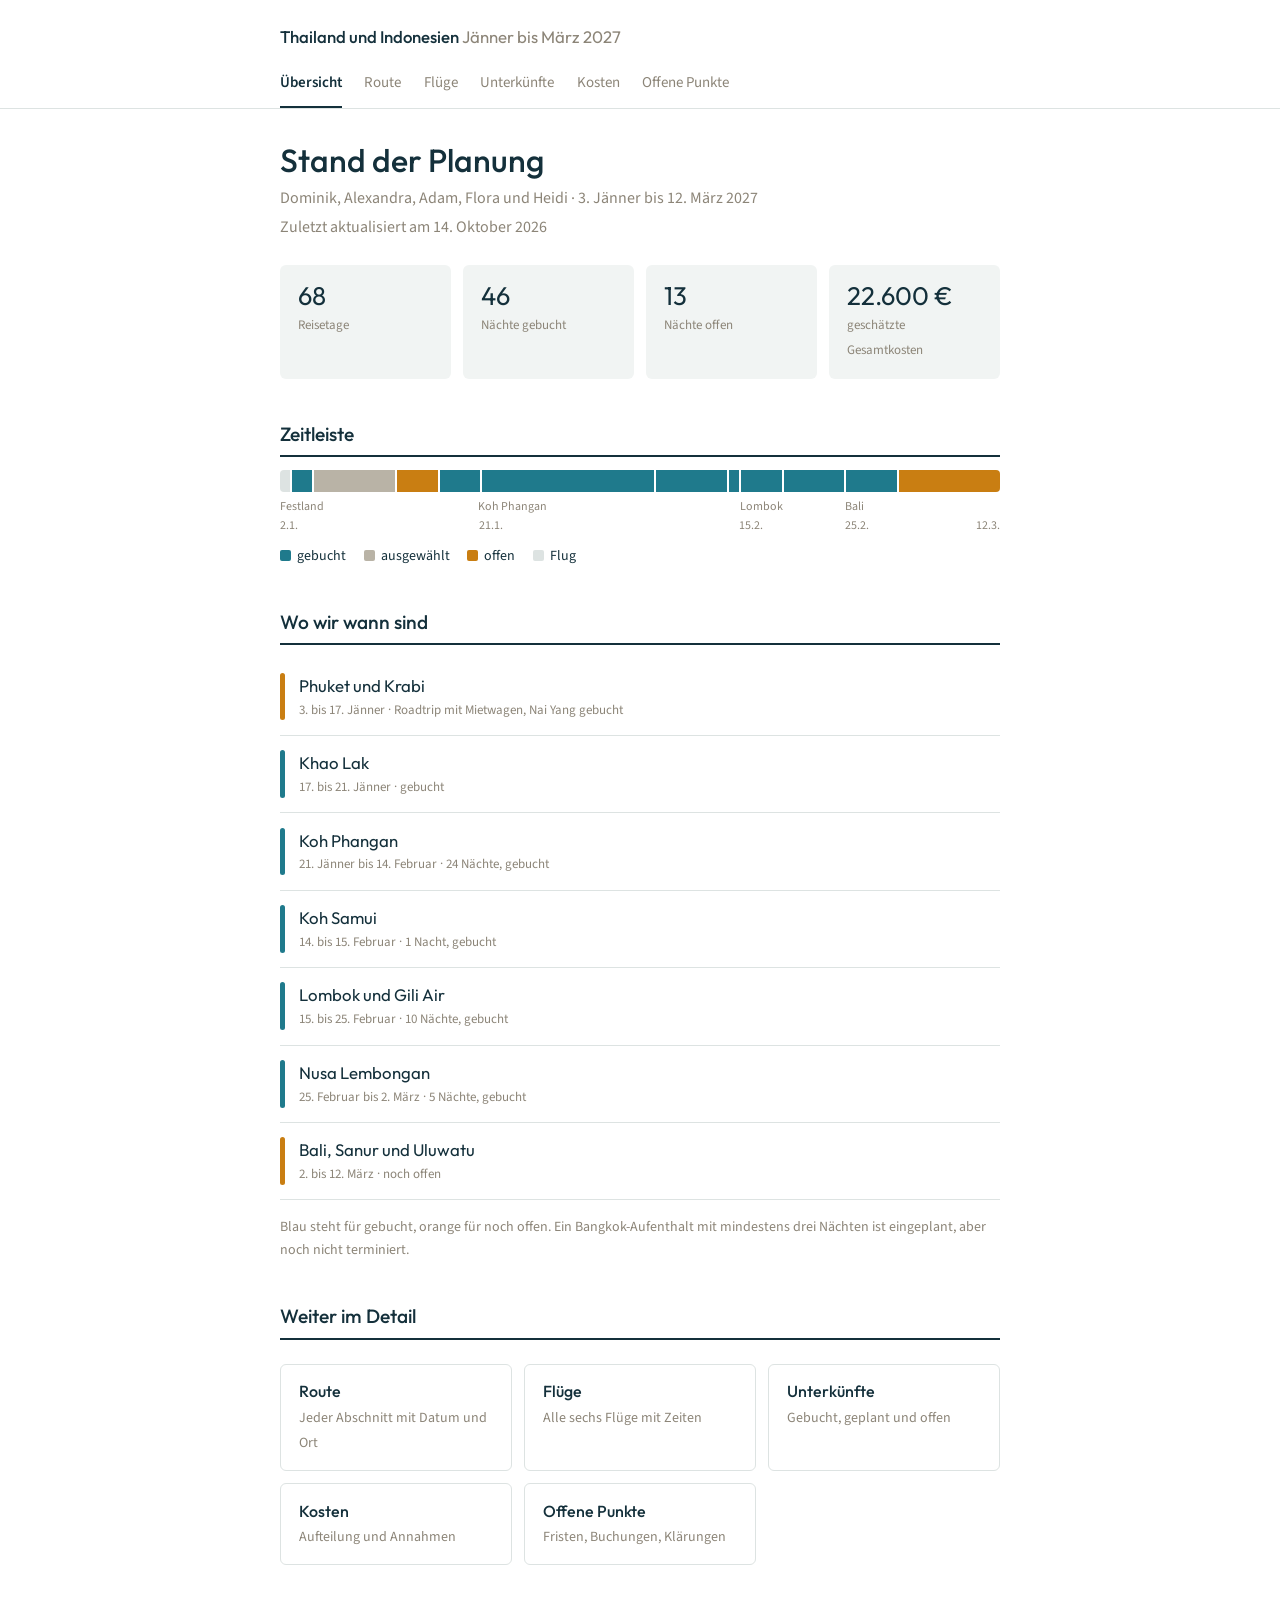
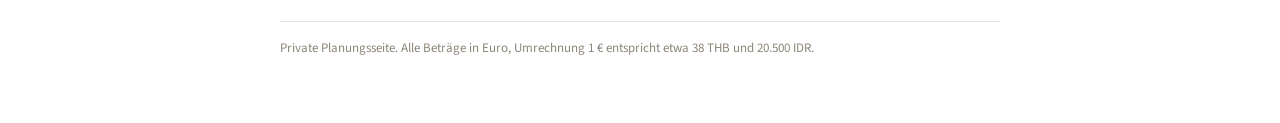
<file: index.html>
<!DOCTYPE html>
<html lang="de">
<head>
<meta charset="utf-8">
<meta name="viewport" content="width=device-width, initial-scale=1">
<meta name="robots" content="noindex, nofollow">
<title>Thailand und Indonesien 2027</title>
<link rel="preconnect" href="https://fonts.googleapis.com">
<link rel="preconnect" href="https://fonts.gstatic.com" crossorigin>
<link href="https://fonts.googleapis.com/css2?family=Outfit:wght@400;500&family=Source+Sans+3:wght@400;600&display=swap" rel="stylesheet">
<link rel="stylesheet" href="style.css">
</head>
<body>
<header class="site"><div class="wrap">
<a class="brand" href="index.html">Thailand und Indonesien <span>Jänner bis März 2027</span></a>
<nav class="site">
<a href="index.html" aria-current="page">Übersicht</a>
<a href="route.html">Route</a>
<a href="fluege.html">Flüge</a>
<a href="unterkuenfte.html">Unterkünfte</a>
<a href="kosten.html">Kosten</a>
<a href="offene-punkte.html">Offene Punkte</a>
</nav>
</div></header>

<div class="wrap">
<h1>Stand der Planung</h1>
<p class="lede">Dominik, Alexandra, Adam, Flora und Heidi &middot; 3. Jänner bis 12. März 2027</p>
<p class="lede">Zuletzt aktualisiert am 14. Oktober 2026</p>

<div class="cards">
  <div class="card"><span class="big">68</span><span class="lbl">Reisetage</span></div>
  <div class="card"><span class="big">46</span><span class="lbl">Nächte gebucht</span></div>
  <div class="card"><span class="big">13</span><span class="lbl">Nächte offen</span></div>
  <div class="card"><span class="big">22.600 &euro;</span><span class="lbl">geschätzte Gesamtkosten</span></div>
</div>

<h2>Zeitleiste</h2>
<div class="tl" role="img" aria-label="Zeitleiste 2. Jänner bis 12. März 2027">
  <div class="seg transit" style="flex:1" title="Anreise 02.–03.01."></div>
  <div class="seg ok" style="flex:2" title="Nai Yang 03.–05.01."></div>
  <div class="seg plan" style="flex:8" title="Krabi 05.–13.01. (evtl.)"></div>
  <div class="seg open" style="flex:4" title="Khao Sok 13.–17.01."></div>
  <div class="seg ok" style="flex:4" title="Khao Lak 17.–21.01."></div>
  <div class="seg ok" style="flex:17" title="Koh Phangan, Longtail 21.01.–07.02."></div>
  <div class="seg ok" style="flex:7" title="Koh Phangan, Sandy Bay 07.–14.02."></div>
  <div class="seg ok" style="flex:1" title="Koh Samui 14.–15.02."></div>
  <div class="seg ok" style="flex:4" title="Lombok Süd 15.–19.02."></div>
  <div class="seg ok" style="flex:6" title="Gili Air 19.–25.02."></div>
  <div class="seg ok" style="flex:5" title="Nusa Lembongan 25.02.–02.03."></div>
  <div class="seg open" style="flex:10" title="Bali, Sanur und Uluwatu 02.–12.03."></div>
</div>
<div class="tl-lbl">
  <span style="flex:19">Festland</span><span style="flex:24">Koh Phangan</span><span style="flex:1"></span><span style="flex:10" title="Lombok und Gili Air">Lombok</span><span style="flex:15">Bali</span>
</div>
<div class="tl-lbl dates"><span style="flex:19">2.1.</span><span style="flex:25">21.1.</span><span style="flex:10">15.2.</span><span style="flex:15;display:flex;justify-content:space-between"><span>25.2.</span><span>12.3.</span></span></div>
<div class="legend" style="margin-top:.6rem">
  <span><i class="swatch" style="background:var(--sea)"></i>gebucht</span>
  <span><i class="swatch" style="background:#B9B3A6"></i>ausgewählt</span>
  <span><i class="swatch" style="background:var(--sun)"></i>offen</span>
  <span><i class="swatch" style="background:#DDE3E2"></i>Flug</span>
</div>

<h2>Wo wir wann sind</h2>

<div class="stage open"><div class="bar"></div><div>
  <div class="what">Phuket und Krabi</div>
  <div class="when">3. bis 17. Jänner &middot; Roadtrip mit Mietwagen, Nai Yang gebucht</div>
</div></div>
<div class="stage"><div class="bar"></div><div>
  <div class="what">Khao Lak</div>
  <div class="when">17. bis 21. Jänner &middot; gebucht</div>
</div></div>
<div class="stage"><div class="bar"></div><div>
  <div class="what">Koh Phangan</div>
  <div class="when">21. Jänner bis 14. Februar &middot; 24 Nächte, gebucht</div>
</div></div>
<div class="stage"><div class="bar"></div><div>
  <div class="what">Koh Samui</div>
  <div class="when">14. bis 15. Februar &middot; 1 Nacht, gebucht</div>
</div></div>
<div class="stage"><div class="bar"></div><div>
  <div class="what">Lombok und Gili Air</div>
  <div class="when">15. bis 25. Februar &middot; 10 Nächte, gebucht</div>
</div></div>
<div class="stage"><div class="bar"></div><div>
  <div class="what">Nusa Lembongan</div>
  <div class="when">25. Februar bis 2. März &middot; 5 Nächte, gebucht</div>
</div></div>
<div class="stage open"><div class="bar"></div><div>
  <div class="what">Bali, Sanur und Uluwatu</div>
  <div class="when">2. bis 12. März &middot; noch offen</div>
</div></div>

<p class="sub" style="margin-top:1rem">Blau steht für gebucht, orange für noch offen. Ein Bangkok-Aufenthalt mit mindestens drei Nächten ist eingeplant, aber noch nicht terminiert.</p>

<h2>Weiter im Detail</h2>
<div class="next">
  <a href="route.html"><strong>Route</strong><span>Jeder Abschnitt mit Datum und Ort</span></a>
  <a href="fluege.html"><strong>Flüge</strong><span>Alle sechs Flüge mit Zeiten</span></a>
  <a href="unterkuenfte.html"><strong>Unterkünfte</strong><span>Gebucht, geplant und offen</span></a>
  <a href="kosten.html"><strong>Kosten</strong><span>Aufteilung und Annahmen</span></a>
  <a href="offene-punkte.html"><strong>Offene Punkte</strong><span>Fristen, Buchungen, Klärungen</span></a>
</div>

<footer class="site">Private Planungsseite. Alle Beträge in Euro, Umrechnung 1 &euro; entspricht etwa 38 THB und 20.500 IDR.</footer>
</div>
</body>
</html>
</file>
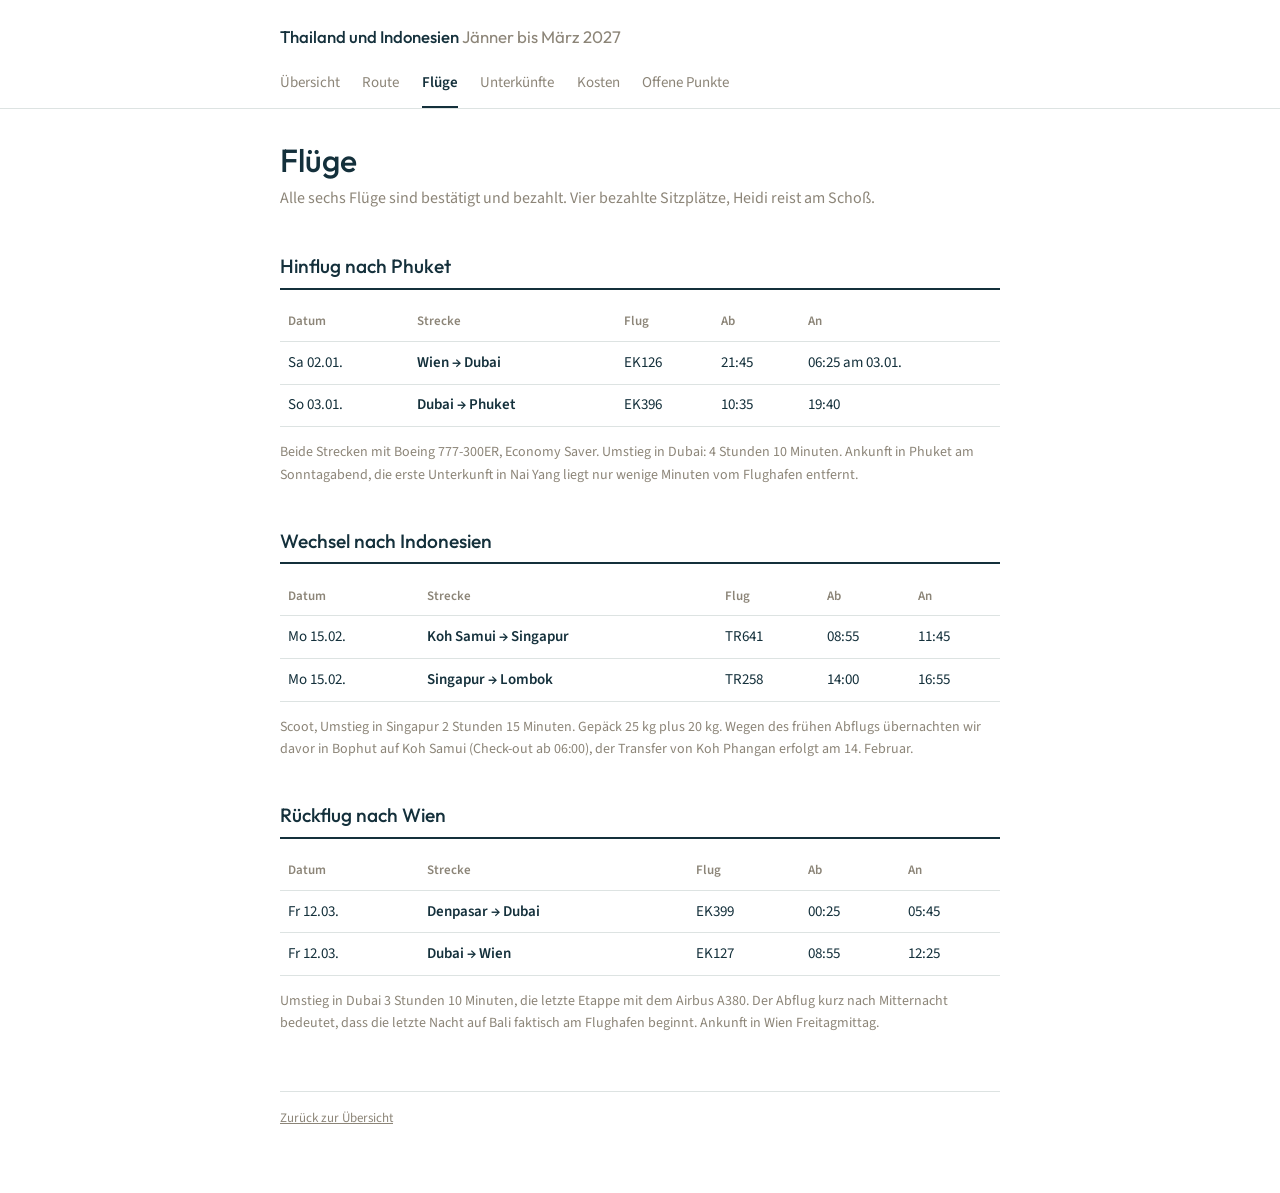
<file: fluege.html>
<!DOCTYPE html>
<html lang="de">
<head>
<meta charset="utf-8">
<meta name="viewport" content="width=device-width, initial-scale=1">
<meta name="robots" content="noindex, nofollow">
<title>Flüge &middot; Thailand und Indonesien 2027</title>
<link rel="preconnect" href="https://fonts.googleapis.com">
<link rel="preconnect" href="https://fonts.gstatic.com" crossorigin>
<link href="https://fonts.googleapis.com/css2?family=Outfit:wght@400;500&family=Source+Sans+3:wght@400;600&display=swap" rel="stylesheet">
<link rel="stylesheet" href="style.css">
</head>
<body>
<header class="site"><div class="wrap">
<a class="brand" href="index.html">Thailand und Indonesien <span>Jänner bis März 2027</span></a>
<nav class="site">
<a href="index.html">Übersicht</a>
<a href="route.html">Route</a>
<a href="fluege.html" aria-current="page">Flüge</a>
<a href="unterkuenfte.html">Unterkünfte</a>
<a href="kosten.html">Kosten</a>
<a href="offene-punkte.html">Offene Punkte</a>
</nav>
</div></header>

<div class="wrap">
<h1>Flüge</h1>
<p class="lede">Alle sechs Flüge sind bestätigt und bezahlt. Vier bezahlte Sitzplätze, Heidi reist am Schoß.</p>

<h2>Hinflug nach Phuket</h2>
<table>
<tr><th>Datum</th><th>Strecke</th><th>Flug</th><th>Ab</th><th>An</th></tr>
<tr><td>Sa 02.01.</td><td class="route">Wien &rarr; Dubai</td><td>EK126</td><td>21:45</td><td>06:25 am 03.01.</td></tr>
<tr><td>So 03.01.</td><td class="route">Dubai &rarr; Phuket</td><td>EK396</td><td>10:35</td><td>19:40</td></tr>
</table>
<p class="sub">Beide Strecken mit Boeing 777-300ER, Economy Saver. Umstieg in Dubai: 4 Stunden 10 Minuten. Ankunft in Phuket am Sonntagabend, die erste Unterkunft in Nai Yang liegt nur wenige Minuten vom Flughafen entfernt.</p>

<h2>Wechsel nach Indonesien</h2>
<table>
<tr><th>Datum</th><th>Strecke</th><th>Flug</th><th>Ab</th><th>An</th></tr>
<tr><td>Mo 15.02.</td><td class="route">Koh Samui &rarr; Singapur</td><td>TR641</td><td>08:55</td><td>11:45</td></tr>
<tr><td>Mo 15.02.</td><td class="route">Singapur &rarr; Lombok</td><td>TR258</td><td>14:00</td><td>16:55</td></tr>
</table>
<p class="sub">Scoot, Umstieg in Singapur 2 Stunden 15 Minuten. Gepäck 25 kg plus 20 kg. Wegen des frühen Abflugs übernachten wir davor in Bophut auf Koh Samui (Check-out ab 06:00), der Transfer von Koh Phangan erfolgt am 14. Februar.</p>

<h2>Rückflug nach Wien</h2>
<table>
<tr><th>Datum</th><th>Strecke</th><th>Flug</th><th>Ab</th><th>An</th></tr>
<tr><td>Fr 12.03.</td><td class="route">Denpasar &rarr; Dubai</td><td>EK399</td><td>00:25</td><td>05:45</td></tr>
<tr><td>Fr 12.03.</td><td class="route">Dubai &rarr; Wien</td><td>EK127</td><td>08:55</td><td>12:25</td></tr>
</table>
<p class="sub">Umstieg in Dubai 3 Stunden 10 Minuten, die letzte Etappe mit dem Airbus A380. Der Abflug kurz nach Mitternacht bedeutet, dass die letzte Nacht auf Bali faktisch am Flughafen beginnt. Ankunft in Wien Freitagmittag.</p>

<footer class="site"><a href="index.html" style="color:var(--stone)">Zurück zur Übersicht</a></footer>
</div>
</body>
</html>
</file>
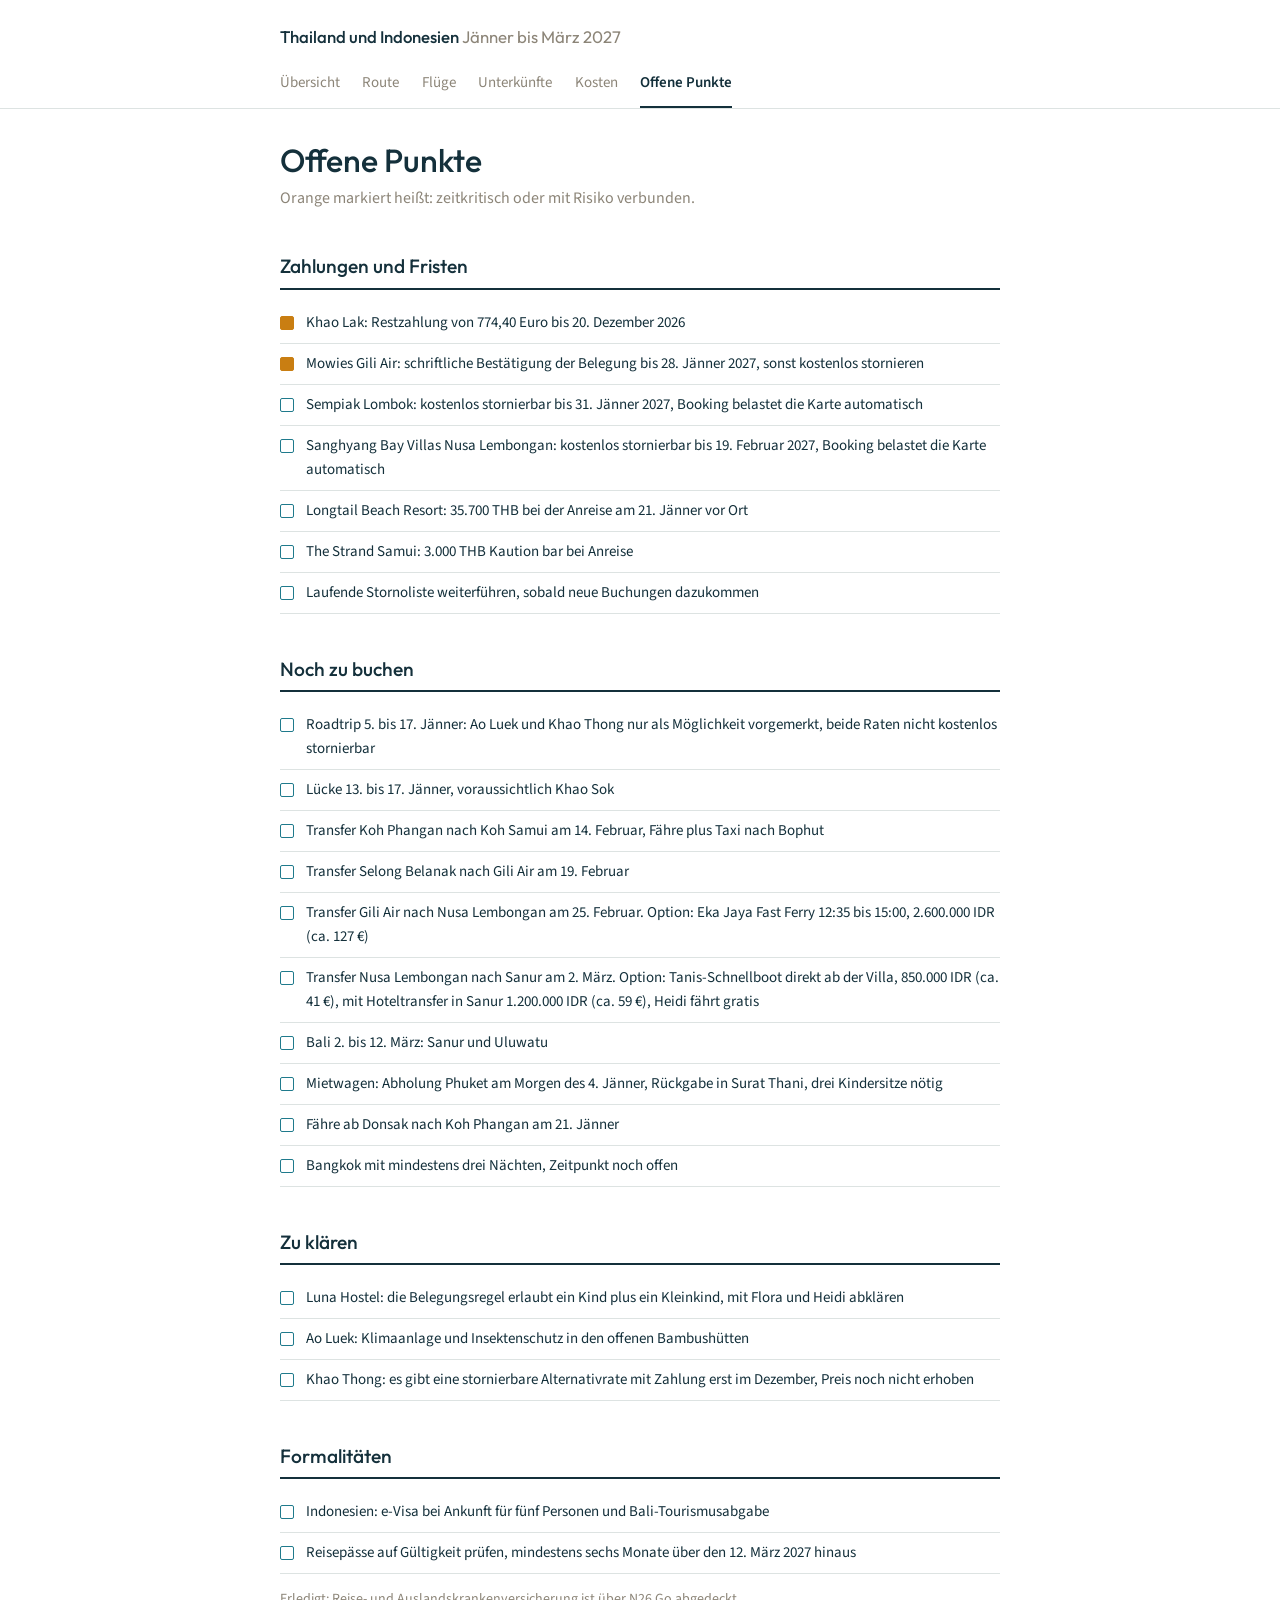
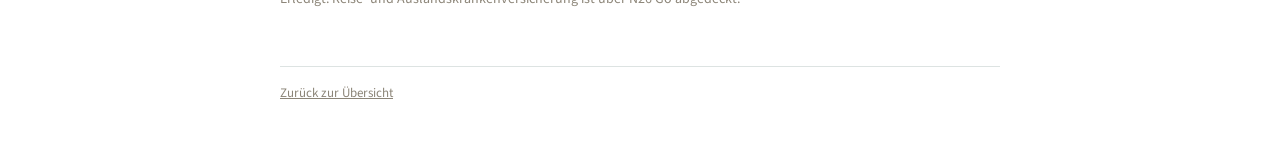
<file: offene-punkte.html>
<!DOCTYPE html>
<html lang="de">
<head>
<meta charset="utf-8">
<meta name="viewport" content="width=device-width, initial-scale=1">
<meta name="robots" content="noindex, nofollow">
<title>Offene Punkte &middot; Thailand und Indonesien 2027</title>
<link rel="preconnect" href="https://fonts.googleapis.com">
<link rel="preconnect" href="https://fonts.gstatic.com" crossorigin>
<link href="https://fonts.googleapis.com/css2?family=Outfit:wght@400;500&family=Source+Sans+3:wght@400;600&display=swap" rel="stylesheet">
<link rel="stylesheet" href="style.css">
</head>
<body>
<header class="site"><div class="wrap">
<a class="brand" href="index.html">Thailand und Indonesien <span>Jänner bis März 2027</span></a>
<nav class="site">
<a href="index.html">Übersicht</a>
<a href="route.html">Route</a>
<a href="fluege.html">Flüge</a>
<a href="unterkuenfte.html">Unterkünfte</a>
<a href="kosten.html">Kosten</a>
<a href="offene-punkte.html" aria-current="page">Offene Punkte</a>
</nav>
</div></header>

<div class="wrap">
<h1>Offene Punkte</h1>
<p class="lede">Orange markiert heißt: zeitkritisch oder mit Risiko verbunden.</p>

<h2>Zahlungen und Fristen</h2>
<ul class="todo">
  <li class="urgent">Khao Lak: Restzahlung von 774,40 Euro bis 20. Dezember 2026</li>
  <li class="urgent">Mowies Gili Air: schriftliche Bestätigung der Belegung bis 28. Jänner 2027, sonst kostenlos stornieren</li>
  <li>Sempiak Lombok: kostenlos stornierbar bis 31. Jänner 2027, Booking belastet die Karte automatisch</li>
  <li>Sanghyang Bay Villas Nusa Lembongan: kostenlos stornierbar bis 19. Februar 2027, Booking belastet die Karte automatisch</li>
  <li>Longtail Beach Resort: 35.700 THB bei der Anreise am 21. Jänner vor Ort</li>
  <li>The Strand Samui: 3.000 THB Kaution bar bei Anreise</li>
  <li>Laufende Stornoliste weiterführen, sobald neue Buchungen dazukommen</li>
</ul>

<h2>Noch zu buchen</h2>
<ul class="todo">
  <li>Roadtrip 5. bis 17. Jänner: Ao Luek und Khao Thong nur als Möglichkeit vorgemerkt, beide Raten nicht kostenlos stornierbar</li>
  <li>Lücke 13. bis 17. Jänner, voraussichtlich Khao Sok</li>
  <li>Transfer Koh Phangan nach Koh Samui am 14. Februar, Fähre plus Taxi nach Bophut</li>
  <li>Transfer Selong Belanak nach Gili Air am 19. Februar</li>
  <li>Transfer Gili Air nach Nusa Lembongan am 25. Februar. Option: Eka Jaya Fast Ferry 12:35 bis 15:00, 2.600.000 IDR (ca. 127 &euro;)</li>
  <li>Transfer Nusa Lembongan nach Sanur am 2. März. Option: Tanis-Schnellboot direkt ab der Villa, 850.000 IDR (ca. 41 &euro;), mit Hoteltransfer in Sanur 1.200.000 IDR (ca. 59 &euro;), Heidi fährt gratis</li>
  <li>Bali 2. bis 12. März: Sanur und Uluwatu</li>
  <li>Mietwagen: Abholung Phuket am Morgen des 4. Jänner, Rückgabe in Surat Thani, drei Kindersitze nötig</li>
  <li>Fähre ab Donsak nach Koh Phangan am 21. Jänner</li>
  <li>Bangkok mit mindestens drei Nächten, Zeitpunkt noch offen</li>
</ul>

<h2>Zu klären</h2>
<ul class="todo">
  <li>Luna Hostel: die Belegungsregel erlaubt ein Kind plus ein Kleinkind, mit Flora und Heidi abklären</li>
  <li>Ao Luek: Klimaanlage und Insektenschutz in den offenen Bambushütten</li>
  <li>Khao Thong: es gibt eine stornierbare Alternativrate mit Zahlung erst im Dezember, Preis noch nicht erhoben</li>
</ul>

<h2>Formalitäten</h2>
<ul class="todo">
  <li>Indonesien: e-Visa bei Ankunft für fünf Personen und Bali-Tourismusabgabe</li>
  <li>Reisepässe auf Gültigkeit prüfen, mindestens sechs Monate über den 12. März 2027 hinaus</li>
</ul>
<p class="sub">Erledigt: Reise- und Auslandskrankenversicherung ist über N26 Go abgedeckt.</p>

<footer class="site"><a href="index.html" style="color:var(--stone)">Zurück zur Übersicht</a></footer>
</div>
</body>
</html>
</file>
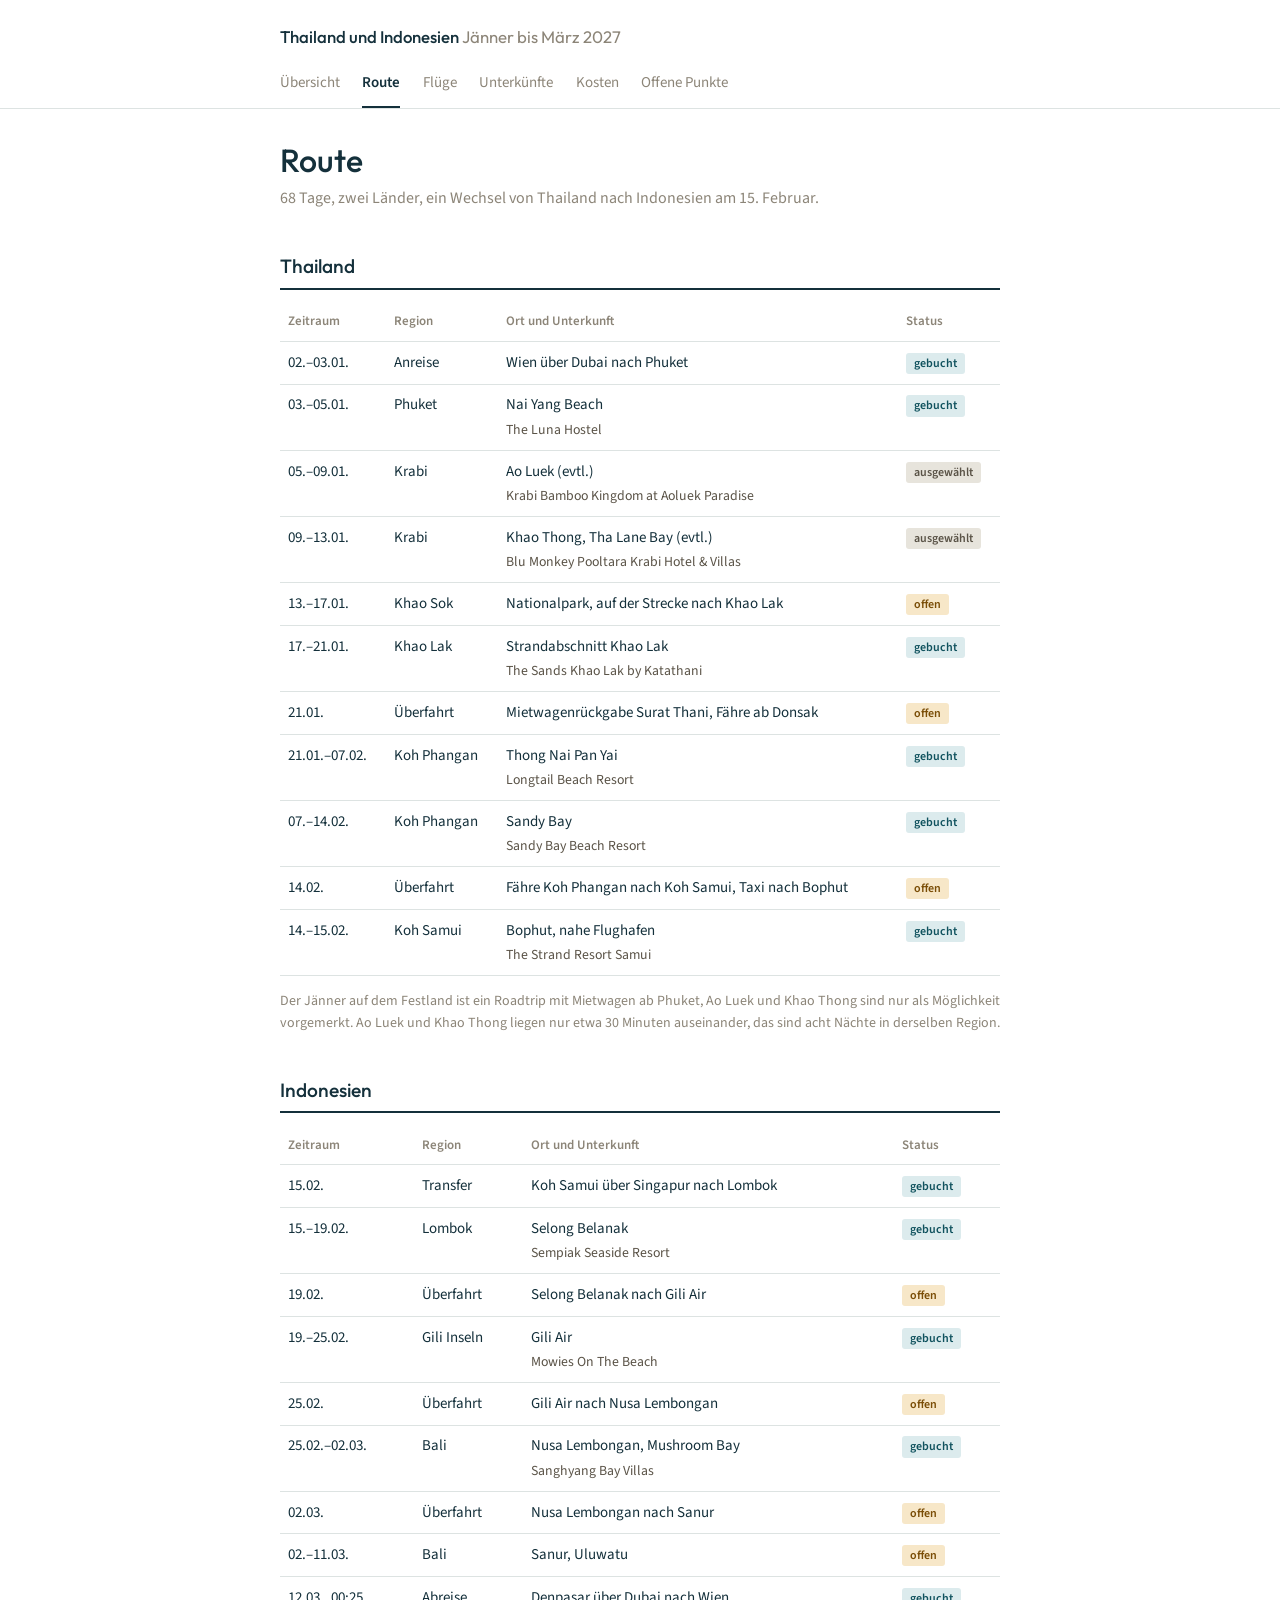
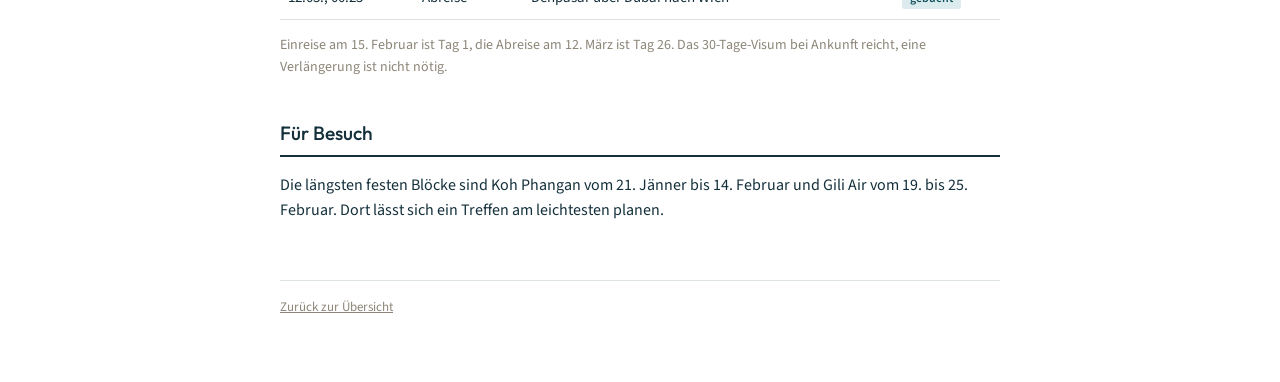
<file: route.html>
<!DOCTYPE html>
<html lang="de">
<head>
<meta charset="utf-8">
<meta name="viewport" content="width=device-width, initial-scale=1">
<meta name="robots" content="noindex, nofollow">
<title>Route &middot; Thailand und Indonesien 2027</title>
<link rel="preconnect" href="https://fonts.googleapis.com">
<link rel="preconnect" href="https://fonts.gstatic.com" crossorigin>
<link href="https://fonts.googleapis.com/css2?family=Outfit:wght@400;500&family=Source+Sans+3:wght@400;600&display=swap" rel="stylesheet">
<link rel="stylesheet" href="style.css">
<style>td .hotel { display: block; font-size: .92em; color: #5A5347; margin-top: .1rem; }</style>
</head>
<body>
<header class="site"><div class="wrap">
<a class="brand" href="index.html">Thailand und Indonesien <span>Jänner bis März 2027</span></a>
<nav class="site">
<a href="index.html">Übersicht</a>
<a href="route.html" aria-current="page">Route</a>
<a href="fluege.html">Flüge</a>
<a href="unterkuenfte.html">Unterkünfte</a>
<a href="kosten.html">Kosten</a>
<a href="offene-punkte.html">Offene Punkte</a>
</nav>
</div></header>

<div class="wrap">
<h1>Route</h1>
<p class="lede">68 Tage, zwei Länder, ein Wechsel von Thailand nach Indonesien am 15. Februar.</p>

<h2>Thailand</h2>
<table>
<tr><th>Zeitraum</th><th>Region</th><th>Ort und Unterkunft</th><th>Status</th></tr>
<tr><td>02.&ndash;03.01.</td><td>Anreise</td><td>Wien über Dubai nach Phuket</td><td><span class="tag tag-ok">gebucht</span></td></tr>
<tr><td>03.&ndash;05.01.</td><td>Phuket</td><td>Nai Yang Beach<span class="hotel">The Luna Hostel</span></td><td><span class="tag tag-ok">gebucht</span></td></tr>
<tr><td>05.&ndash;09.01.</td><td>Krabi</td><td>Ao Luek (evtl.)<span class="hotel">Krabi Bamboo Kingdom at Aoluek Paradise</span></td><td><span class="tag tag-plan">ausgewählt</span></td></tr>
<tr><td>09.&ndash;13.01.</td><td>Krabi</td><td>Khao Thong, Tha Lane Bay (evtl.)<span class="hotel">Blu Monkey Pooltara Krabi Hotel &amp; Villas</span></td><td><span class="tag tag-plan">ausgewählt</span></td></tr>
<tr><td>13.&ndash;17.01.</td><td>Khao Sok</td><td>Nationalpark, auf der Strecke nach Khao Lak</td><td><span class="tag tag-open">offen</span></td></tr>
<tr><td>17.&ndash;21.01.</td><td>Khao Lak</td><td>Strand&shy;abschnitt Khao Lak<span class="hotel">The Sands Khao Lak by Katathani</span></td><td><span class="tag tag-ok">gebucht</span></td></tr>
<tr><td>21.01.</td><td>Überfahrt</td><td>Mietwagen&shy;rückgabe Surat Thani, Fähre ab Donsak</td><td><span class="tag tag-open">offen</span></td></tr>
<tr><td>21.01.&ndash;07.02.</td><td>Koh Phangan</td><td>Thong Nai Pan Yai<span class="hotel">Longtail Beach Resort</span></td><td><span class="tag tag-ok">gebucht</span></td></tr>
<tr><td>07.&ndash;14.02.</td><td>Koh Phangan</td><td>Sandy Bay<span class="hotel">Sandy Bay Beach Resort</span></td><td><span class="tag tag-ok">gebucht</span></td></tr>
<tr><td>14.02.</td><td>Überfahrt</td><td>Fähre Koh Phangan nach Koh Samui, Taxi nach Bophut</td><td><span class="tag tag-open">offen</span></td></tr>
<tr><td>14.&ndash;15.02.</td><td>Koh Samui</td><td>Bophut, nahe Flughafen<span class="hotel">The Strand Resort Samui</span></td><td><span class="tag tag-ok">gebucht</span></td></tr>
</table>
<p class="sub">Der Jänner auf dem Festland ist ein Roadtrip mit Mietwagen ab Phuket, Ao Luek und Khao Thong sind nur als Möglichkeit vorgemerkt. Ao Luek und Khao Thong liegen nur etwa 30 Minuten auseinander, das sind acht Nächte in derselben Region.</p>

<h2>Indonesien</h2>
<table>
<tr><th>Zeitraum</th><th>Region</th><th>Ort und Unterkunft</th><th>Status</th></tr>
<tr><td>15.02.</td><td>Transfer</td><td>Koh Samui über Singapur nach Lombok</td><td><span class="tag tag-ok">gebucht</span></td></tr>
<tr><td>15.&ndash;19.02.</td><td>Lombok</td><td>Selong Belanak<span class="hotel">Sempiak Seaside Resort</span></td><td><span class="tag tag-ok">gebucht</span></td></tr>
<tr><td>19.02.</td><td>Überfahrt</td><td>Selong Belanak nach Gili Air</td><td><span class="tag tag-open">offen</span></td></tr>
<tr><td>19.&ndash;25.02.</td><td>Gili Inseln</td><td>Gili Air<span class="hotel">Mowies On The Beach</span></td><td><span class="tag tag-ok">gebucht</span></td></tr>
<tr><td>25.02.</td><td>Überfahrt</td><td>Gili Air nach Nusa Lembongan</td><td><span class="tag tag-open">offen</span></td></tr>
<tr><td>25.02.&ndash;02.03.</td><td>Bali</td><td>Nusa Lembongan, Mushroom Bay<span class="hotel">Sanghyang Bay Villas</span></td><td><span class="tag tag-ok">gebucht</span></td></tr>
<tr><td>02.03.</td><td>Überfahrt</td><td>Nusa Lembongan nach Sanur</td><td><span class="tag tag-open">offen</span></td></tr>
<tr><td>02.&ndash;11.03.</td><td>Bali</td><td>Sanur, Uluwatu</td><td><span class="tag tag-open">offen</span></td></tr>
<tr><td>12.03., 00:25</td><td>Abreise</td><td>Denpasar über Dubai nach Wien</td><td><span class="tag tag-ok">gebucht</span></td></tr>
</table>
<p class="sub">Einreise am 15. Februar ist Tag 1, die Abreise am 12. März ist Tag 26. Das 30-Tage-Visum bei Ankunft reicht, eine Verlängerung ist nicht nötig.</p>

<h2>Für Besuch</h2>
<p>Die längsten festen Blöcke sind Koh Phangan vom 21. Jänner bis 14. Februar und Gili Air vom 19. bis 25. Februar. Dort lässt sich ein Treffen am leichtesten planen.</p>

<footer class="site"><a href="index.html" style="color:var(--stone)">Zurück zur Übersicht</a></footer>
</div>
</body>
</html>
</file>
<file: style.css>
:root {
  --ink: #14303B;
  --sea: #1F7A8C;
  --shallow: #4FA3A5;
  --sun: #C97E12;
  --stone: #8C8578;
  --panel: #F1F4F3;
  --line: #DDE3E2;
}

* { box-sizing: border-box; }

body {
  margin: 0;
  font-family: "Source Sans 3", system-ui, -apple-system, sans-serif;
  font-size: 16px;
  line-height: 1.6;
  color: var(--ink);
  background: #fff;
}

.wrap { max-width: 760px; margin: 0 auto; padding: 0 1.25rem 4rem; }

header.site {
  border-bottom: 1px solid var(--line);
  margin-bottom: 2rem;
}

header.site .wrap { padding-top: 1.5rem; padding-bottom: 0; }

.brand {
  font-family: "Outfit", system-ui, sans-serif;
  font-size: 1.05rem;
  font-weight: 500;
  color: var(--ink);
  text-decoration: none;
  display: block;
  margin-bottom: .9rem;
}

.brand span { color: var(--stone); font-weight: 400; }

nav.site { display: flex; flex-wrap: wrap; gap: 0 1.4rem; }

nav.site a {
  font-size: 15px;
  color: var(--stone);
  text-decoration: none;
  padding: .35rem 0 .7rem;
  border-bottom: 2px solid transparent;
}

nav.site a:hover { color: var(--ink); }
nav.site a[aria-current="page"] { color: var(--ink); font-weight: 600; border-bottom-color: var(--ink); }

h1 {
  font-family: "Outfit", system-ui, sans-serif;
  font-weight: 500;
  font-size: 2rem;
  line-height: 1.2;
  margin: 1.5rem 0 .4rem;
}

h2 {
  font-family: "Outfit", system-ui, sans-serif;
  font-weight: 500;
  font-size: 1.2rem;
  margin: 2.5rem 0 .8rem;
  padding-bottom: .35rem;
  border-bottom: 2px solid var(--ink);
}

h3 {
  font-family: "Outfit", system-ui, sans-serif;
  font-weight: 500;
  font-size: 1rem;
  margin: 1.75rem 0 .5rem;
}

p.lede { color: var(--stone); margin: 0 0 .25rem; }
p.sub { color: var(--stone); font-size: 14px; }

table { width: 100%; border-collapse: collapse; font-size: 15px; }
th, td { text-align: left; padding: .55rem .5rem; border-bottom: 1px solid var(--line); vertical-align: top; }
th { font-weight: 600; color: var(--stone); font-size: 13px; }
td.num, th.num { text-align: right; white-space: nowrap; }
tr.sum td { border-top: 2px solid var(--ink); border-bottom: none; font-weight: 600; }
.route { font-weight: 600; }

.tag { display: inline-block; font-size: 12px; font-weight: 600; padding: 1px 8px; border-radius: 3px; white-space: nowrap; }
.tag-ok { background: #DCEBED; color: #10525E; }
.tag-plan { background: #E7E4DC; color: #5A5347; }
.tag-open { background: #F7E7C8; color: #7A4D06; }

.cards { display: grid; grid-template-columns: repeat(auto-fit, minmax(160px, 1fr)); gap: 12px; margin: 1.5rem 0; }
.card { background: var(--panel); border-radius: 6px; padding: 1rem 1.1rem; }
.card .big { font-family: "Outfit", sans-serif; font-size: 1.6rem; line-height: 1.2; display: block; }
.card .lbl { color: var(--stone); font-size: 13px; }

.totals { background: var(--panel); padding: 1rem 1.25rem; border-radius: 6px; margin-top: 1rem; }
.totals .big { font-family: "Outfit", sans-serif; font-size: 1.75rem; display: block; line-height: 1.2; }

ul.todo { list-style: none; margin: 0; padding: 0; }
ul.todo li { padding: .5rem 0 .5rem 1.6rem; border-bottom: 1px solid var(--line); position: relative; font-size: 15px; }
ul.todo li::before { content: ""; position: absolute; left: 0; top: .85rem; width: 12px; height: 12px; border: 1.5px solid var(--sea); border-radius: 2px; }
ul.todo li.urgent::before { border-color: var(--sun); background: var(--sun); }

.stage { display: flex; gap: 14px; padding: .9rem 0; border-bottom: 1px solid var(--line); }
.stage .bar { width: 5px; border-radius: 3px; flex: none; background: var(--sea); }
.stage.open .bar { background: var(--sun); }
.stage .when { font-size: 13px; color: var(--stone); }
.stage .what { font-family: "Outfit", sans-serif; font-size: 1.05rem; }

.chartbox { position: relative; height: 320px; margin: 1.5rem 0 .5rem; }
.legend { display: flex; flex-wrap: wrap; gap: .4rem 1.1rem; font-size: 14px; margin-bottom: .75rem; }
.legend span { display: flex; align-items: center; gap: 6px; }
.swatch { width: 11px; height: 11px; border-radius: 2px; flex: none; }

.next { display: grid; grid-template-columns: repeat(auto-fit, minmax(200px, 1fr)); gap: 12px; margin-top: 1.5rem; }
.next a { display: block; padding: .9rem 1.1rem; border: 1px solid var(--line); border-radius: 6px; text-decoration: none; color: var(--ink); }
.next a:hover { border-color: var(--sea); }
.next a strong { font-family: "Outfit", sans-serif; font-weight: 500; display: block; }
.next a span { color: var(--stone); font-size: 14px; }

footer.site { margin-top: 3.5rem; padding-top: 1rem; border-top: 1px solid var(--line); color: var(--stone); font-size: 13px; }

@media (max-width: 520px) {
  h1 { font-size: 1.6rem; }
  table { font-size: 14px; }
  th, td { padding: .5rem .35rem; }
}

.stay { border: 1px solid var(--line); border-radius: 8px; overflow: hidden; margin: 1.25rem 0; }
.stay img { display: block; width: 100%; height: 190px; object-fit: cover; background: var(--panel); }
.stay .body { padding: 1rem 1.15rem 1.15rem; }
.stay .dates { font-size: 13px; color: var(--stone); }
.stay h3 { margin: .15rem 0 .1rem; font-size: 1.15rem; }
.stay .place { font-size: 14px; color: var(--stone); }
.stay .facts { display: flex; flex-wrap: wrap; gap: .3rem .9rem; margin: .65rem 0 .5rem; font-size: 14px; }
.stay .facts b { font-weight: 600; }
.stay p { margin: .5rem 0 0; font-size: 15px; }
.stay .links { margin-top: .9rem; display: flex; flex-wrap: wrap; gap: .5rem; }
.stay .links a {
  font-size: 14px; text-decoration: none; color: var(--sea);
  border: 1px solid var(--line); border-radius: 4px; padding: .25rem .7rem;
}
.stay .links a:hover { border-color: var(--sea); }

.tl { display: flex; height: 22px; border-radius: 4px; overflow: hidden; gap: 2px; margin-top: .5rem; }
.tl .seg { min-width: 3px; }
.tl .ok { background: var(--sea); }
.tl .plan { background: #B9B3A6; }
.tl .open { background: var(--sun); }
.tl .transit { background: var(--line); }
.tl-lbl { display: flex; gap: 2px; font-size: 12px; color: var(--stone); margin-top: .3rem; }
.tl-lbl span { overflow: hidden; white-space: nowrap; }
.tl-lbl.dates { justify-content: space-between; margin-top: 0; }
</file>
